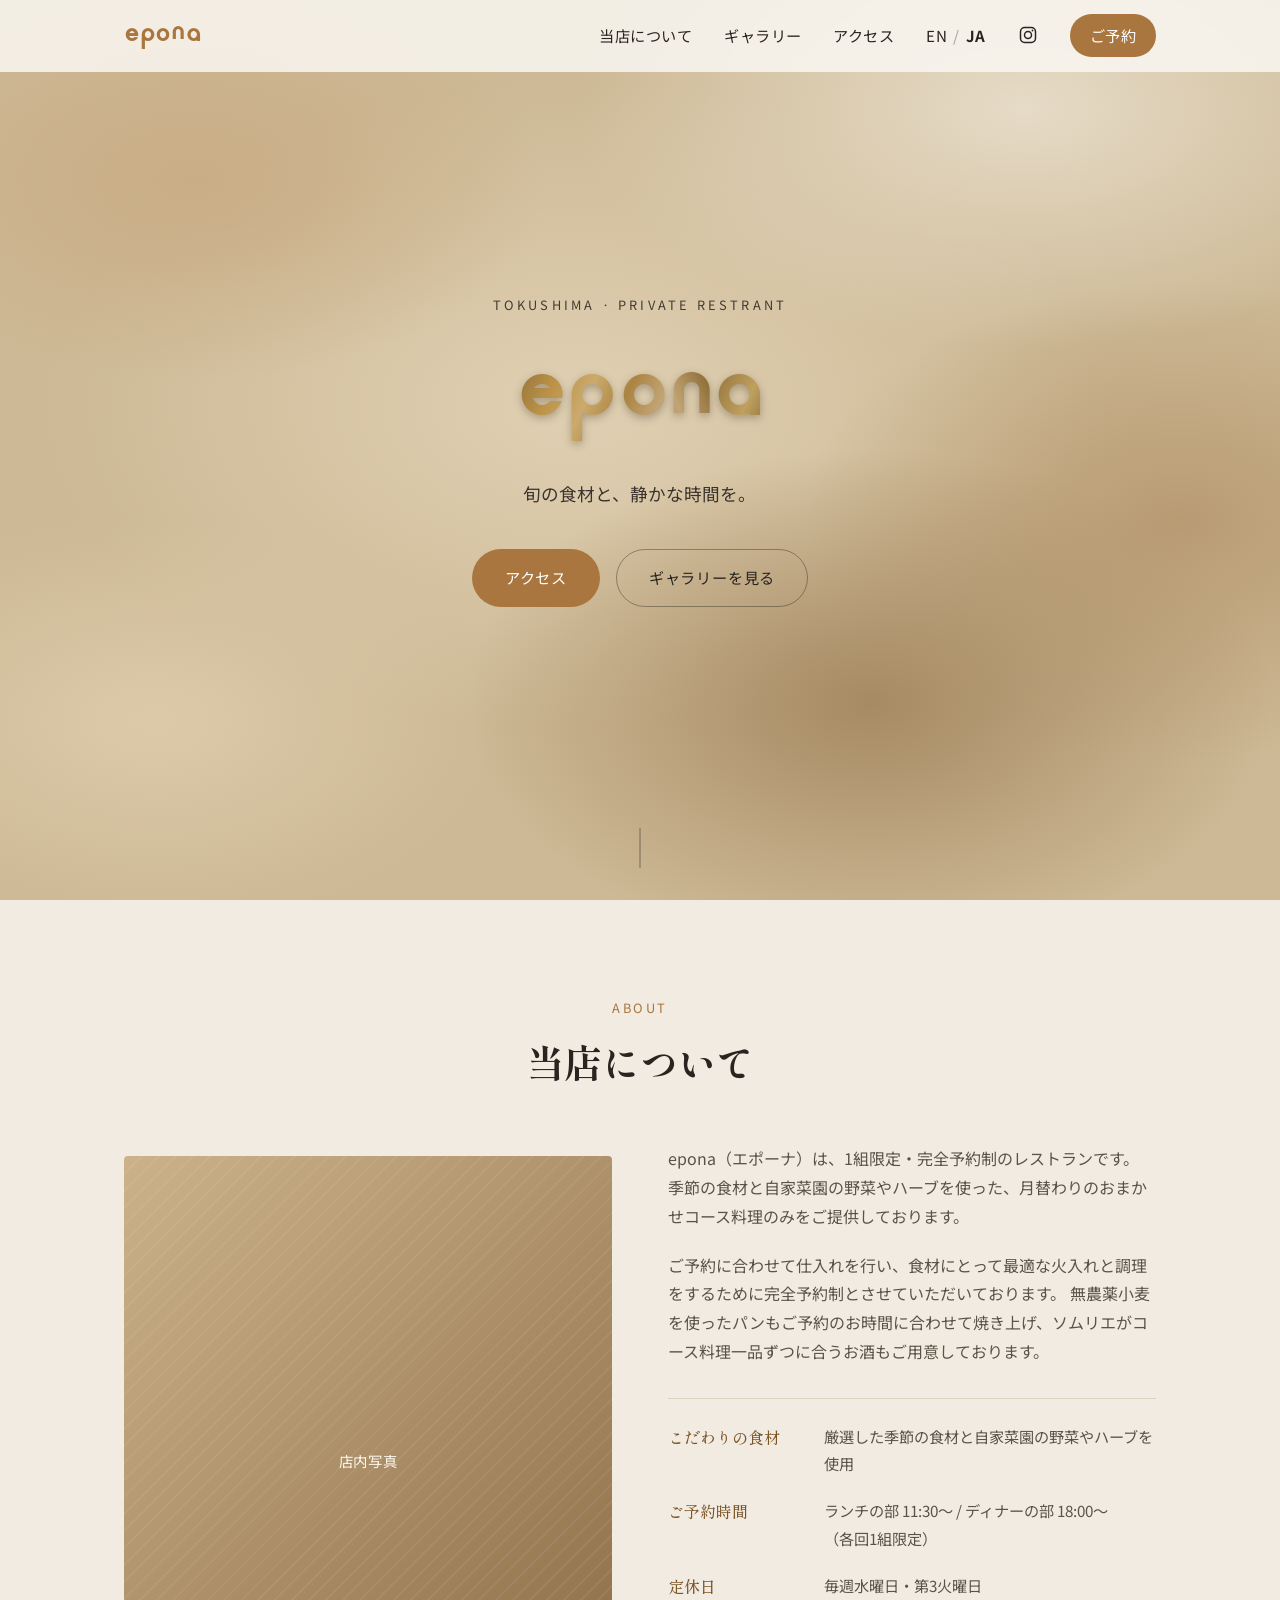
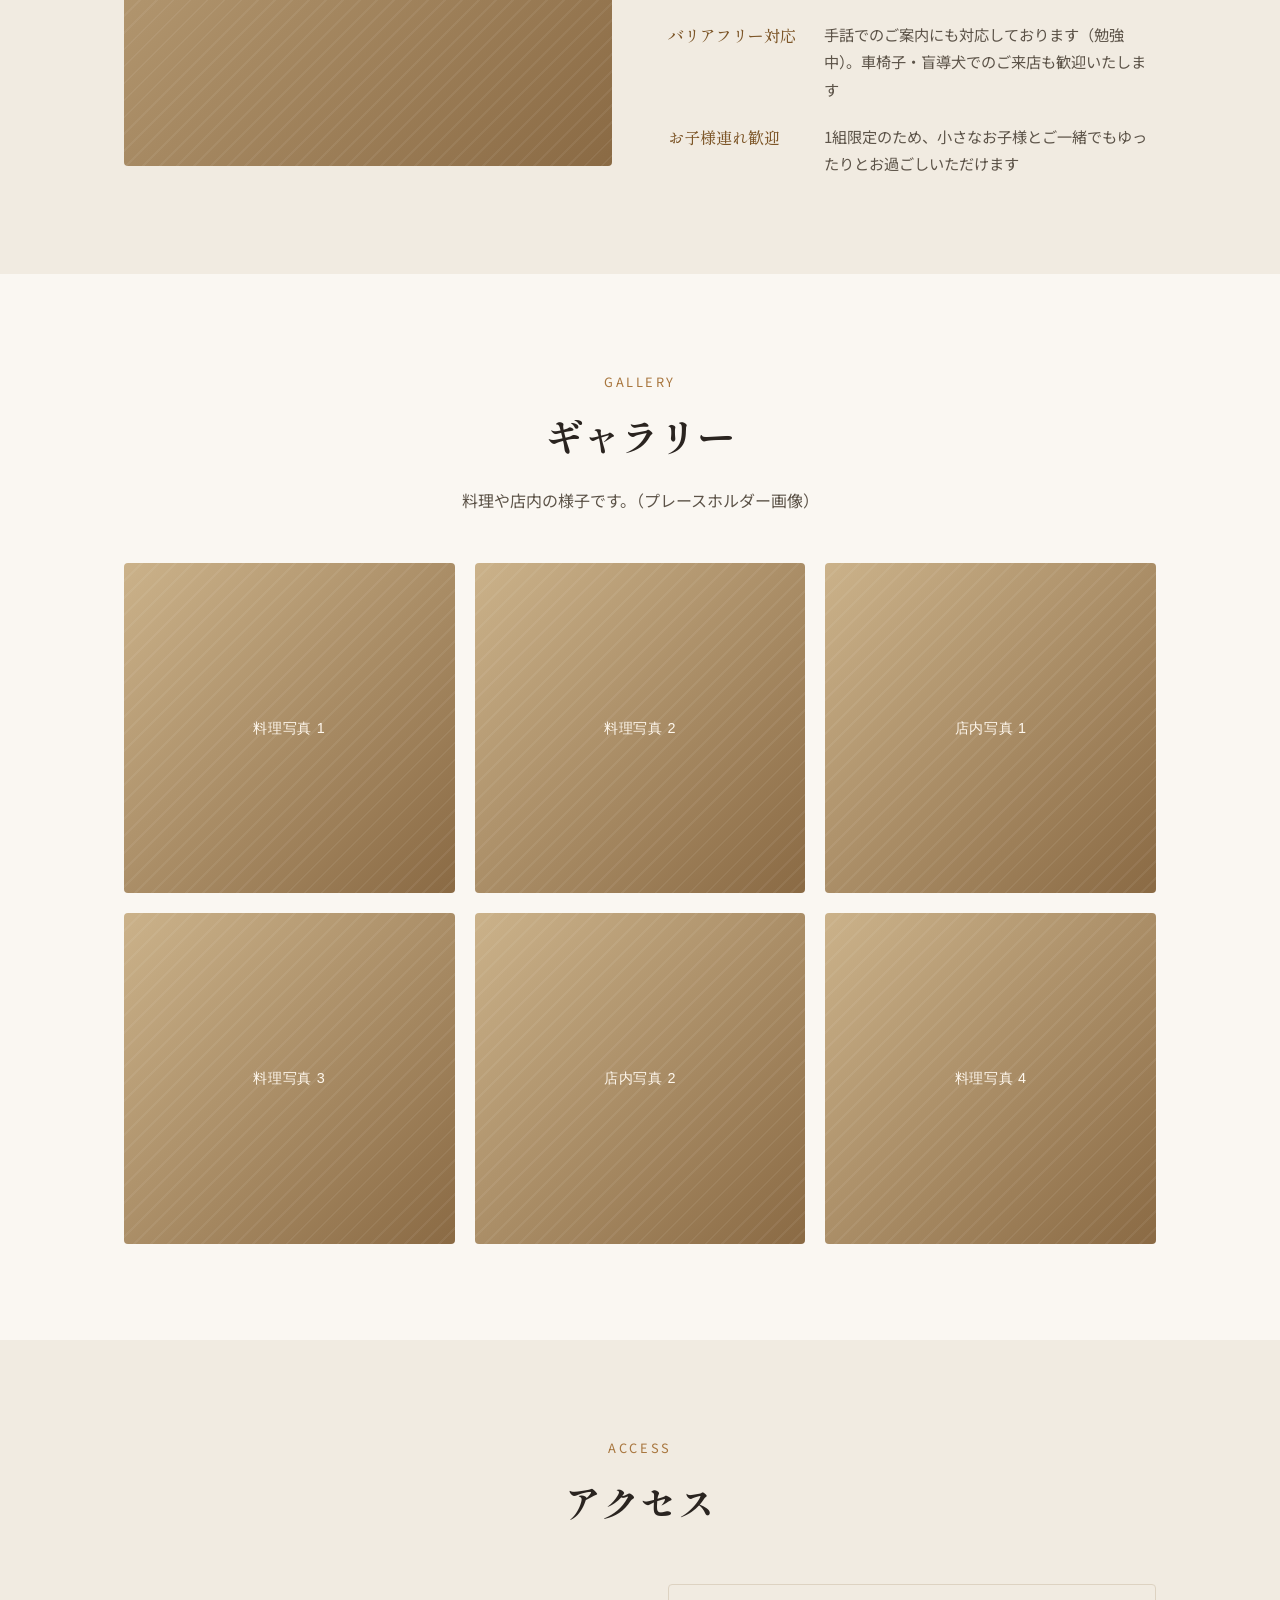
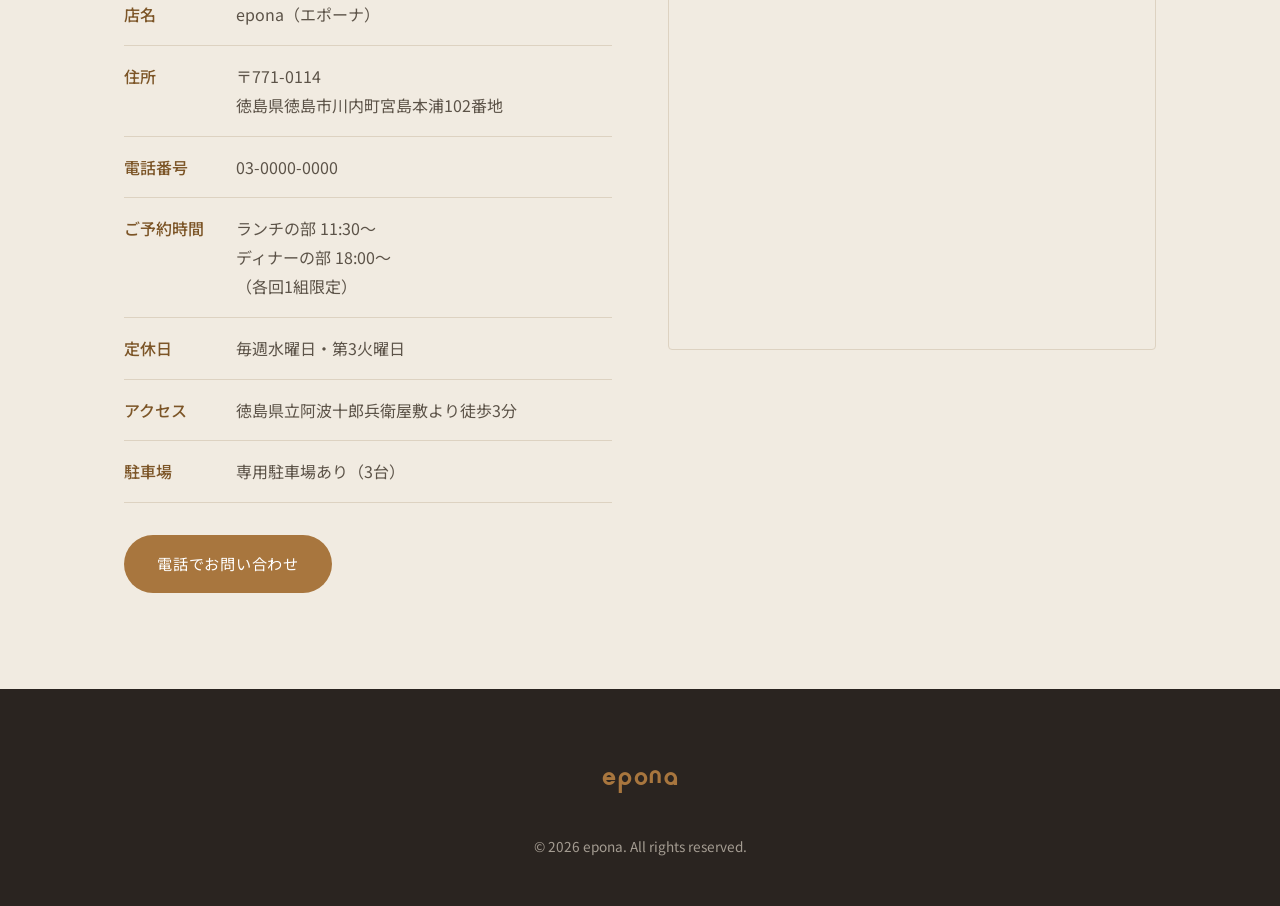
<file: index.html>
<!DOCTYPE html>
<html lang="ja">
<head>
<meta charset="UTF-8">
<meta name="viewport" content="width=device-width, initial-scale=1.0">
<title>epona | レストラン</title>
<meta name="description" content="epona（エポーナ）の公式ページ。こだわりの料理と落ち着いた空間をご紹介します。">
<link rel="preconnect" href="https://fonts.googleapis.com">
<link rel="preconnect" href="https://fonts.gstatic.com" crossorigin>
<link href="https://fonts.googleapis.com/css2?family=Shippori+Mincho:wght@500;700&family=Noto+Sans+JP:wght@300;400;500;700&display=swap" rel="stylesheet">
<link rel="stylesheet" href="css/style.css">
</head>
<body>

<header class="header" id="header">
  <div class="header__inner container">
    <a href="#top" class="logo" aria-label="epona"><span aria-hidden="true">epo<span class="n-flip n-flip-logo">u</span>a</span></a>
    <nav class="nav" id="nav">
      <a href="#about" class="nav__link">当店について</a>
      <a href="#gallery" class="nav__link">ギャラリー</a>
      <a href="#access" class="nav__link">アクセス</a>
      <div class="nav__lang">
        <a href="/en/" class="nav__lang-item">EN</a>
        <span class="nav__lang-sep" aria-hidden="true">/</span>
        <a href="/" class="nav__lang-item is-current" aria-current="page">JA</a>
      </div>
      <a href="https://www.instagram.com/epona884/" class="nav__social" target="_blank" rel="noopener" aria-label="Instagram">
        <svg viewBox="0 0 24 24" width="20" height="20" fill="none" stroke="currentColor" stroke-width="1.8" aria-hidden="true">
          <rect x="3" y="3" width="18" height="18" rx="5"/>
          <circle cx="12" cy="12" r="4.2"/>
          <circle cx="17.4" cy="6.6" r="1.1" fill="currentColor" stroke="none"/>
        </svg>
      </a>
      <a href="tel:0300000000" class="nav__link nav__link--cta">ご予約</a>
    </nav>
    <button class="hamburger" id="hamburger" aria-label="メニューを開く" aria-expanded="false">
      <span></span><span></span><span></span>
    </button>
  </div>
</header>

<main>

  <!-- ===== Hero ===== -->
  <section class="hero" id="top">
    <div class="hero__bg" aria-hidden="true"></div>
    <div class="hero__content">
      <p class="hero__eyebrow">TOKUSHIMA · PRIVATE RESTRANT</p>
      <h1 class="hero__title" aria-label="epona"><span aria-hidden="true" class="gold-text">epo<span class="n-flip">u</span>a</span></h1>
      <p class="hero__lead">旬の食材と、静かな時間を。</p>
      <div class="hero__actions">
        <a href="#access" class="btn btn--primary">アクセス</a>
        <a href="#gallery" class="btn btn--outline">ギャラリーを見る</a>
      </div>
    </div>
    <a href="#about" class="scroll-cue" aria-label="下にスクロール">
      <span></span>
    </a>
  </section>

  <!-- ===== 当店について ===== -->
  <section class="section about" id="about">
    <div class="container">
      <p class="section__eyebrow">ABOUT</p>
      <h2 class="section__title">当店について</h2>

      <div class="about__grid">
        <div class="about__image placeholder-img" aria-hidden="true">
          <span>店内写真</span>
        </div>
        <div class="about__text">
          <p>
            epona（エポーナ）は、1組限定・完全予約制のレストランです。
            季節の食材と自家菜園の野菜やハーブを使った、月替わりのおまかせコース料理のみをご提供しております。
          </p>
          <p>
            ご予約に合わせて仕入れを行い、食材にとって最適な火入れと調理をするために完全予約制とさせていただいております。
            <!--契約農家の-->無農薬小麦を使ったパンもご予約のお時間に合わせて焼き上げ、ソムリエがコース料理一品ずつに合うお酒もご用意しております。
          </p>

          <ul class="about__features">
            <li>
              <strong>こだわりの食材</strong>
              <span>厳選した季節の食材と自家菜園の野菜やハーブを使用</span>
            </li>
            <!--
            <li>
              <strong>シェフ紹介</strong>
              <span>フランス修業を経たシェフによる、一皿ごとのおまかせコース</span>
            </li>
          -->
            <li>
              <strong>ご予約時間</strong>
              <span>ランチの部 11:30〜 / ディナーの部 18:00〜<br>（各回1組限定）</span>
            </li>
            <li>
              <strong>定休日</strong>
              <span>毎週水曜日・第3火曜日</span>
            </li>
            <li>
              <strong>バリアフリー対応</strong>
              <span>手話でのご案内にも対応しております（勉強中）。車椅子・盲導犬でのご来店も歓迎いたします</span>
            </li>
            <li>
              <strong>お子様連れ歓迎</strong>
              <span>1組限定のため、小さなお子様とご一緒でもゆったりとお過ごしいただけます</span>
            </li>
          </ul>
        </div>
      </div>
    </div>
  </section>

  <!-- ===== ギャラリー ===== -->
  <section class="section gallery" id="gallery">
    <div class="container">
      <p class="section__eyebrow">GALLERY</p>
      <h2 class="section__title">ギャラリー</h2>
      <p class="section__lead">料理や店内の様子です。（プレースホルダー画像）</p>

      <div class="gallery__grid">
        <button class="gallery__item placeholder-img" data-caption="料理写真 1"><span>料理写真 1</span></button>
        <button class="gallery__item placeholder-img" data-caption="料理写真 2"><span>料理写真 2</span></button>
        <button class="gallery__item placeholder-img" data-caption="店内写真 1"><span>店内写真 1</span></button>
        <button class="gallery__item placeholder-img" data-caption="料理写真 3"><span>料理写真 3</span></button>
        <button class="gallery__item placeholder-img" data-caption="店内写真 2"><span>店内写真 2</span></button>
        <button class="gallery__item placeholder-img" data-caption="料理写真 4"><span>料理写真 4</span></button>
      </div>
    </div>

    <div class="lightbox" id="lightbox">
      <button class="lightbox__close" id="lightboxClose" aria-label="閉じる">&times;</button>
      <div class="lightbox__content placeholder-img">
        <span id="lightboxCaption">料理写真</span>
      </div>
    </div>
  </section>

  <!-- ===== アクセス ===== -->
  <section class="section access" id="access">
    <div class="container">
      <p class="section__eyebrow">ACCESS</p>
      <h2 class="section__title">アクセス</h2>

      <div class="access__grid">
        <div class="access__info">
          <dl>
            <div class="access__row">
              <dt>店名</dt>
              <dd>epona（エポーナ）</dd>
            </div>
            <div class="access__row">
              <dt>住所</dt>
              <dd>〒771-0114<br>徳島県徳島市川内町宮島本浦102番地</dd>
            </div>
            <div class="access__row">
              <dt>電話番号</dt>
              <dd><a href="tel:0300000000">03-0000-0000</a></dd>
            </div>
            <div class="access__row">
              <dt>ご予約時間</dt>
              <dd>ランチの部 11:30〜<br>ディナーの部 18:00〜<br>（各回1組限定）</dd>
            </div>
            <div class="access__row">
              <dt>定休日</dt>
              <dd>毎週水曜日・第3火曜日</dd>
            </div>
            <div class="access__row">
              <dt>アクセス</dt>
              <dd>徳島県立阿波十郎兵衛屋敷より徒歩3分</dd>
            </div>
            <div class="access__row">
              <dt>駐車場</dt>
              <dd>専用駐車場あり（3台）</dd>
            </div>
          </dl>
          <a href="tel:0300000000" class="btn btn--primary access__call">電話でお問い合わせ</a>
        </div>

        <div class="access__map">
          
          <iframe
            title="店舗地図"
            src="https://www.google.com/maps/embed?pb=!1m18!1m12!1m3!1d2320.4247591915528!2d134.5841079544287!3d34.090194515625896!2m3!1f0!2f0!3f0!3m2!1i1024!2i768!4f13.1!3m3!1m2!1s0x35536db5ff1058d5%3A0xec5d7f01f79faf17!2z44CSNzcxLTAxMTQg5b6z5bO255yM5b6z5bO25biC5bed5YaF55S65a6u5bO25pys5rWm77yR77yQ77yS!5e0!3m2!1sja!2sjp!4v1790388606325!5m2!1sja!2sjp"
            width="100%"
            height="100%"
            style="border:0;"
            allowfullscreen=""
            loading="lazy"
            referrerpolicy="no-referrer-when-downgrade">
          </iframe>
        </div>
      </div>
    </div>
  </section>

</main>

<footer class="footer">
  <div class="container footer__inner">
    <p class="logo logo--footer" aria-label="epona"><span aria-hidden="true">epo<span class="n-flip n-flip-logo">u</span>a</span></p>
    <p class="footer__copy">&copy; 2026 epona. All rights reserved.</p>
  </div>
</footer>

<script src="js/script.js"></script>
</body>
</html>
</file>
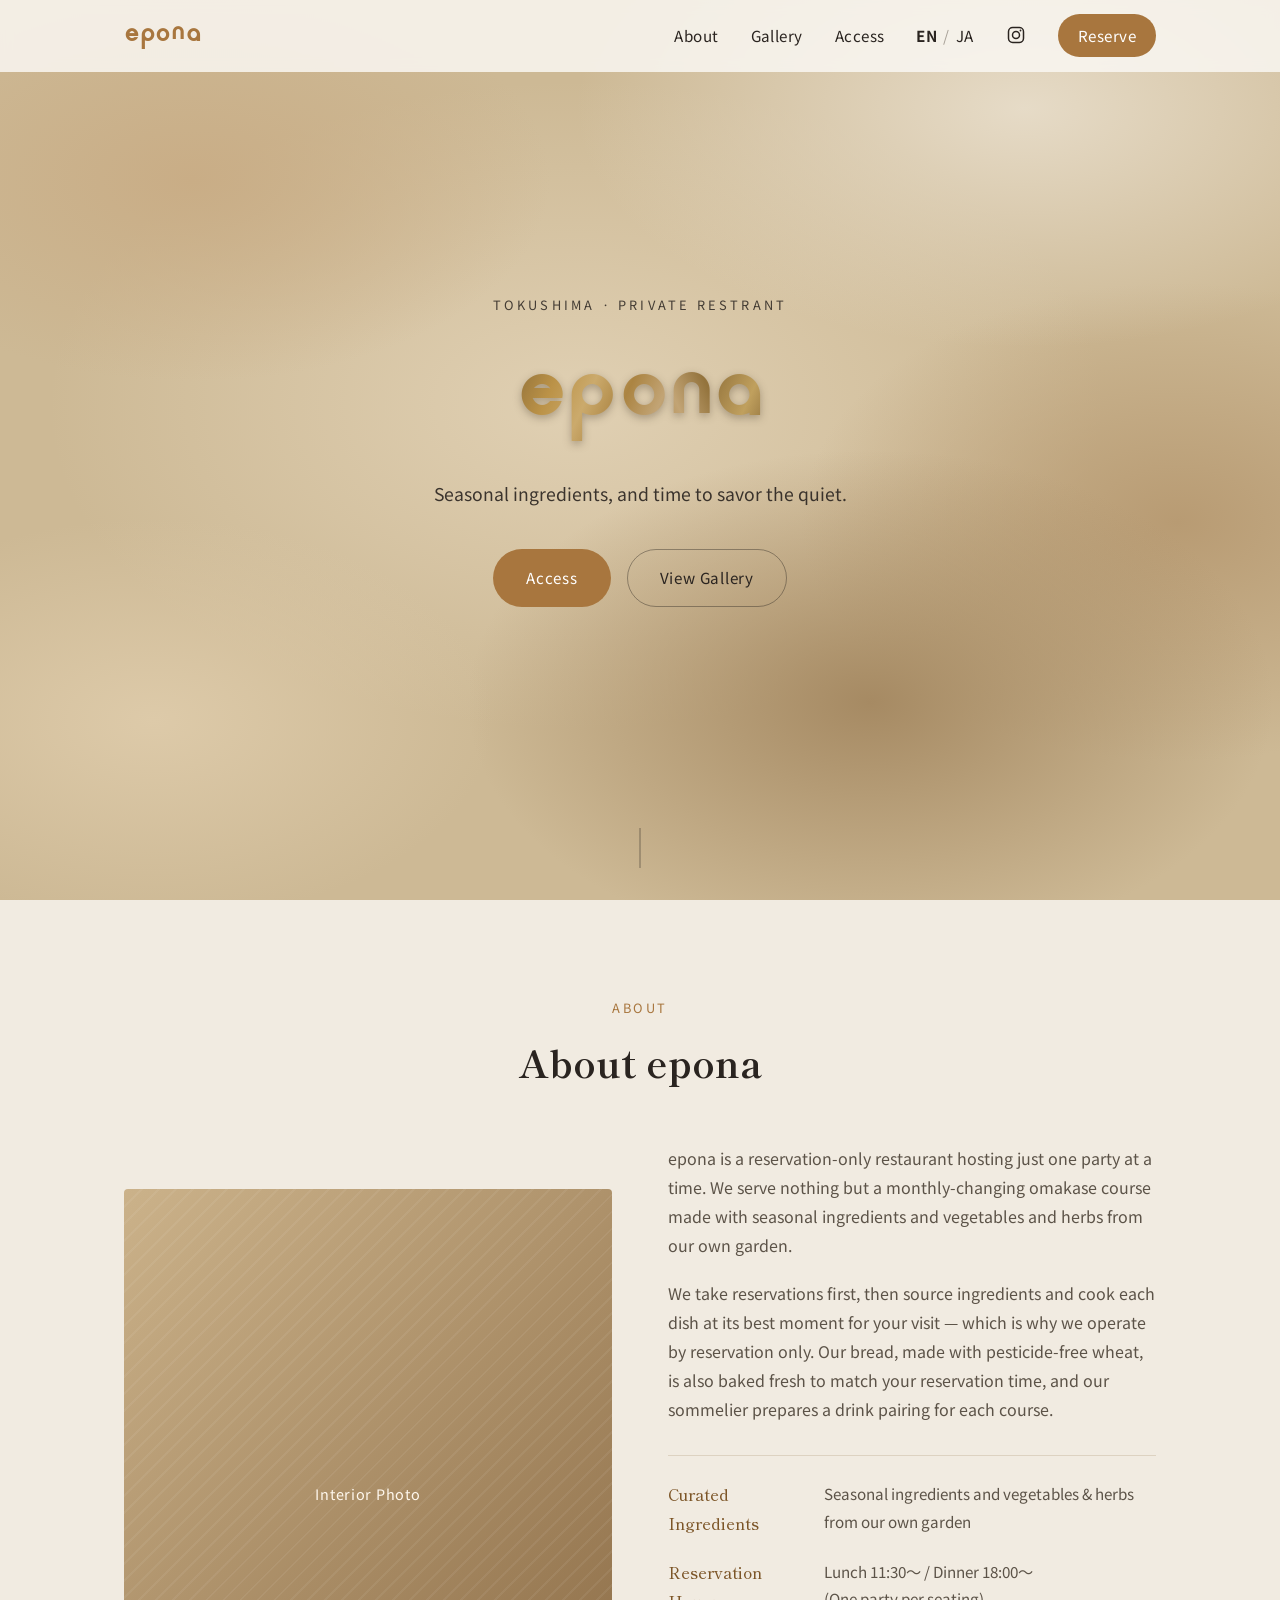
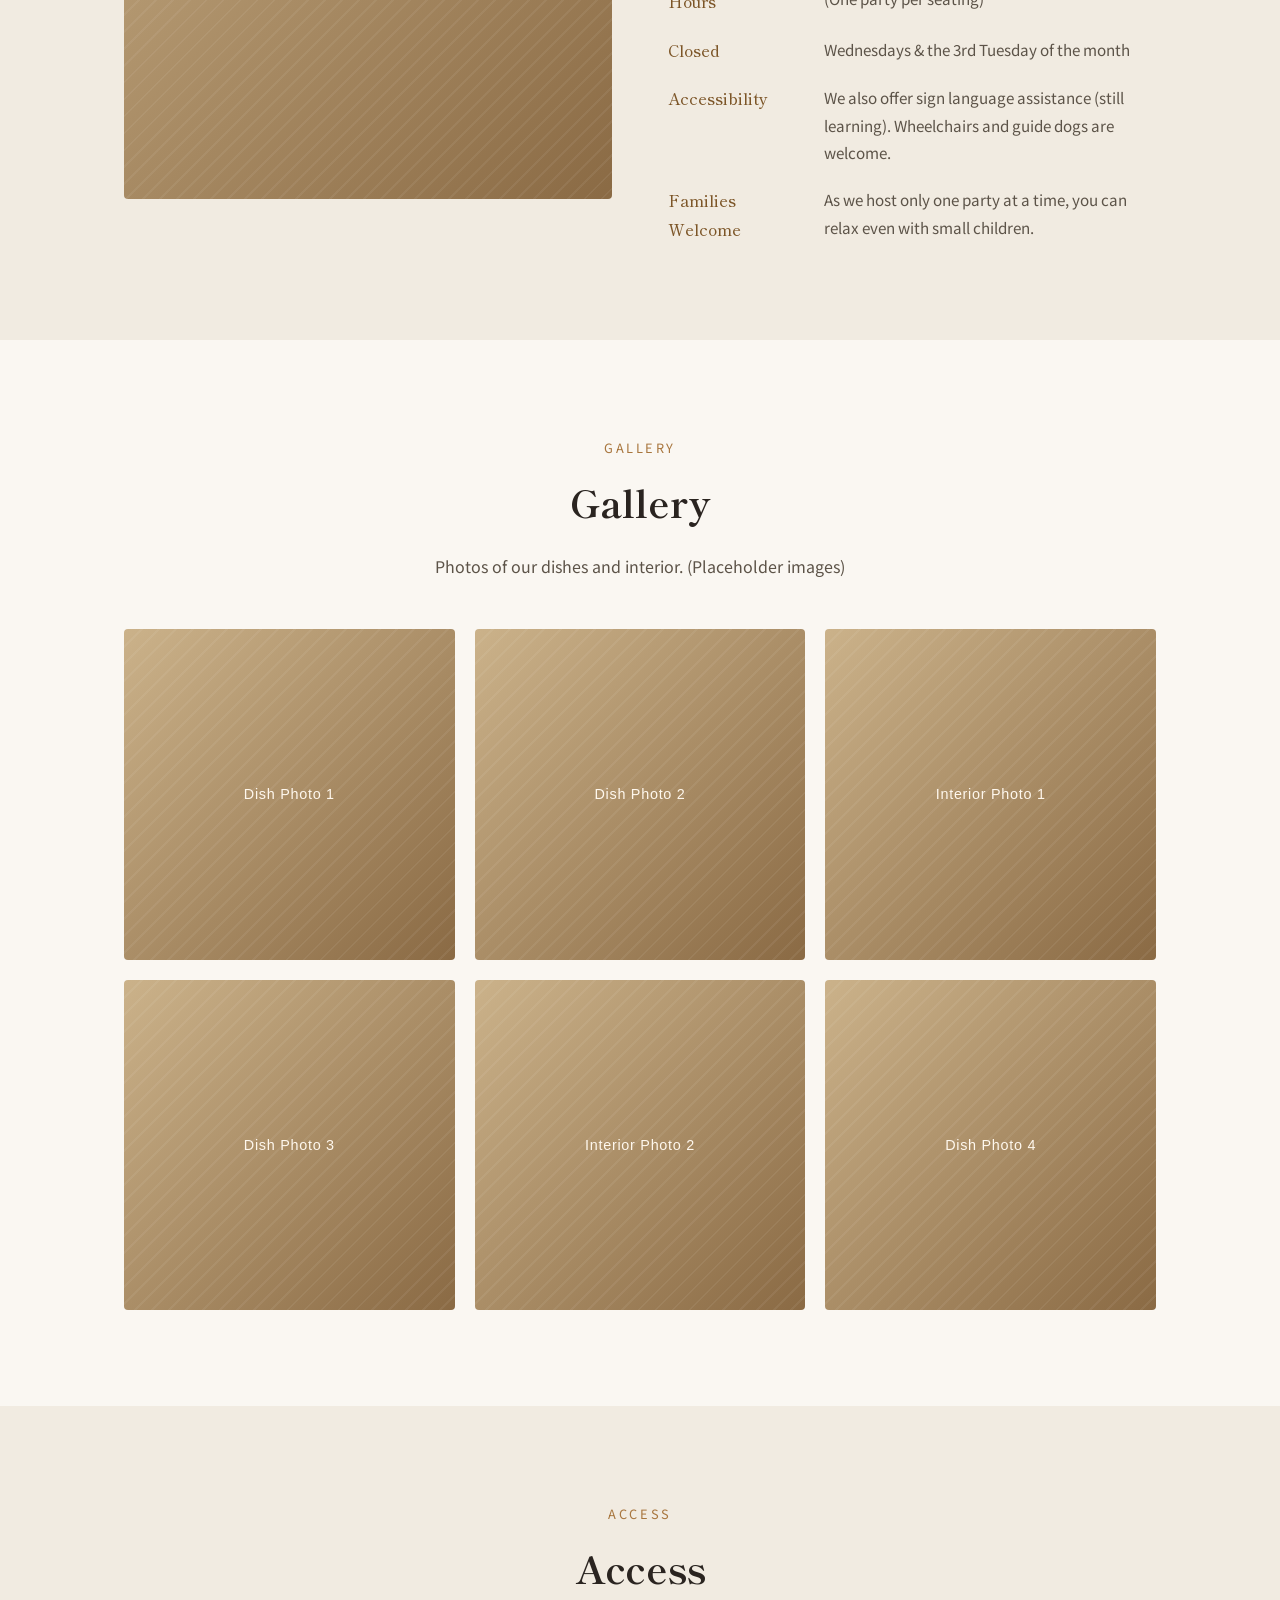
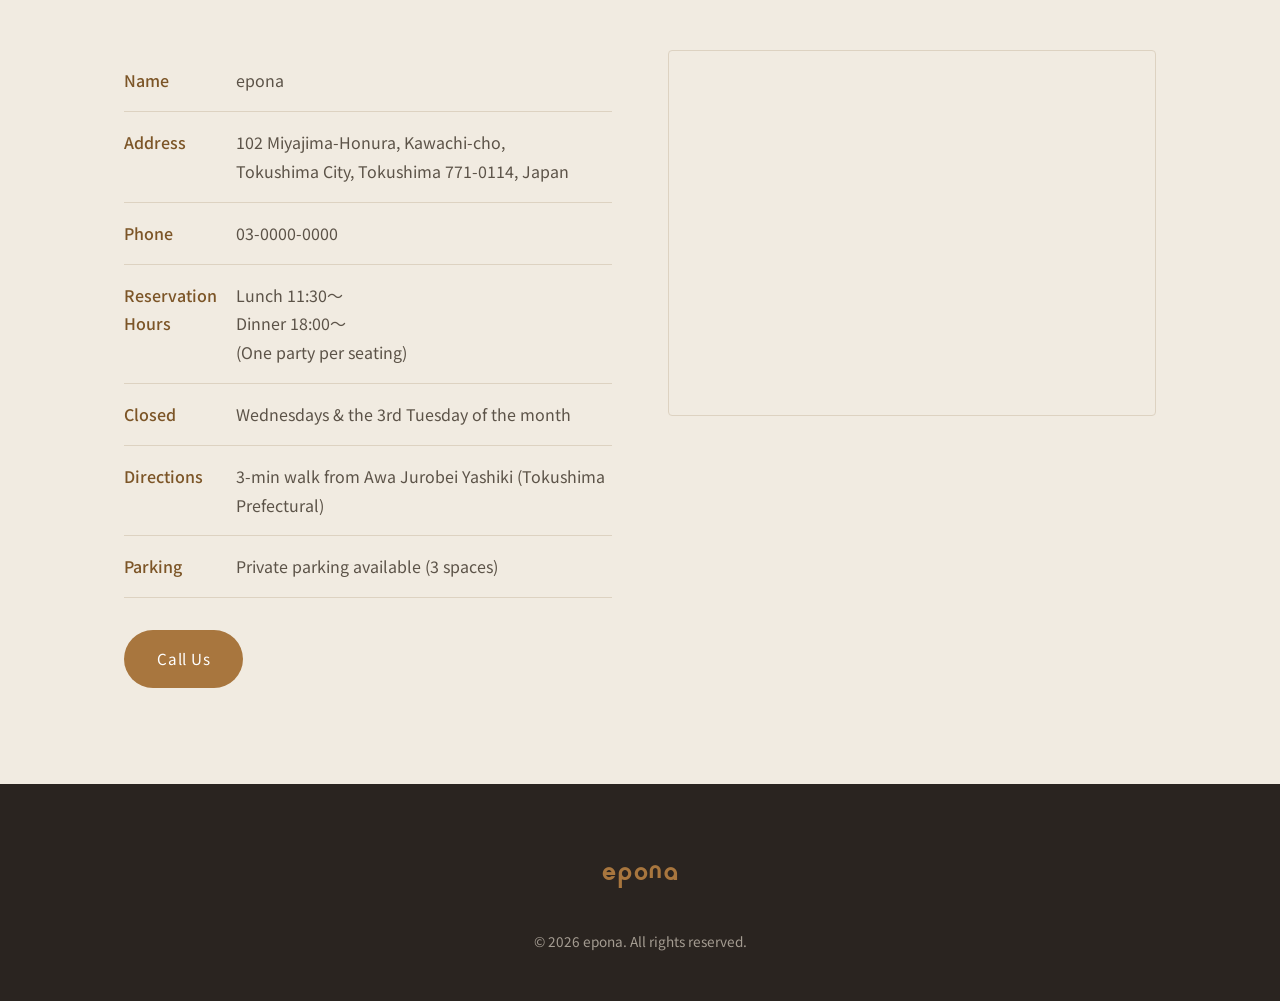
<file: en/index.html>
<!-- This file is auto-generated from template.html + i18n/*.json.
     Edit those source files and run `python3 build.py` to regenerate. -->
<!DOCTYPE html>
<html lang="en">
<head>
<meta charset="UTF-8">
<meta name="viewport" content="width=device-width, initial-scale=1.0">
<title>epona | Restaurant</title>
<meta name="description" content="Official website of epona — a reservation-only restaurant offering carefully crafted seasonal dishes in a calm, intimate space in Tokushima.">
<link rel="preconnect" href="https://fonts.googleapis.com">
<link rel="preconnect" href="https://fonts.gstatic.com" crossorigin>
<link href="https://fonts.googleapis.com/css2?family=Shippori+Mincho:wght@500;700&family=Noto+Sans+JP:wght@300;400;500;700&display=swap" rel="stylesheet">
<link rel="stylesheet" href="../css/style.css">
</head>
<body>

<header class="header" id="header">
  <div class="header__inner container">
    <a href="#top" class="logo" aria-label="epona"><span aria-hidden="true">epo<span class="n-flip n-flip-logo">u</span>a</span></a>
    <nav class="nav" id="nav">
      <a href="#about" class="nav__link">About</a>
      <a href="#gallery" class="nav__link">Gallery</a>
      <a href="#access" class="nav__link">Access</a>
      <div class="nav__lang">
        <a href="/en/" class="nav__lang-item is-current" aria-current="page">EN</a>
        <span class="nav__lang-sep" aria-hidden="true">/</span>
        <a href="/" class="nav__lang-item">JA</a>
      </div>
      <a href="https://www.instagram.com/epona884/" class="nav__social" target="_blank" rel="noopener" aria-label="Instagram">
        <svg viewBox="0 0 24 24" width="20" height="20" fill="none" stroke="currentColor" stroke-width="1.8" aria-hidden="true">
          <rect x="3" y="3" width="18" height="18" rx="5"/>
          <circle cx="12" cy="12" r="4.2"/>
          <circle cx="17.4" cy="6.6" r="1.1" fill="currentColor" stroke="none"/>
        </svg>
      </a>
      <a href="tel:0300000000" class="nav__link nav__link--cta">Reserve</a>
    </nav>
    <button class="hamburger" id="hamburger" aria-label="Open menu" aria-expanded="false">
      <span></span><span></span><span></span>
    </button>
  </div>
</header>

<main>

  <!-- ===== Hero ===== -->
  <section class="hero" id="top">
    <div class="hero__bg" aria-hidden="true"></div>
    <div class="hero__content">
      <p class="hero__eyebrow">TOKUSHIMA · PRIVATE RESTRANT</p>
      <h1 class="hero__title" aria-label="epona"><span aria-hidden="true" class="gold-text">epo<span class="n-flip">u</span>a</span></h1>
      <p class="hero__lead">Seasonal ingredients, and time to savor the quiet.</p>
      <div class="hero__actions">
        <a href="#access" class="btn btn--primary">Access</a>
        <a href="#gallery" class="btn btn--outline">View Gallery</a>
      </div>
    </div>
    <a href="#about" class="scroll-cue" aria-label="Scroll down">
      <span></span>
    </a>
  </section>

  <!-- ===== About ===== -->
  <section class="section about" id="about">
    <div class="container">
      <p class="section__eyebrow">ABOUT</p>
      <h2 class="section__title">About epona</h2>

      <div class="about__grid">
        <div class="about__image placeholder-img" aria-hidden="true">
          <span>Interior Photo</span>
        </div>
        <div class="about__text">
          <p>
            epona is a reservation-only restaurant hosting just one party at a time. We serve nothing but a monthly-changing omakase course made with seasonal ingredients and vegetables and herbs from our own garden.
          </p>
          <p>
            We take reservations first, then source ingredients and cook each dish at its best moment for your visit — which is why we operate by reservation only. Our bread, made with pesticide-free wheat, is also baked fresh to match your reservation time, and our sommelier prepares a drink pairing for each course.
          </p>

          <ul class="about__features">
            <li>
              <strong>Curated Ingredients</strong>
              <span>Seasonal ingredients and vegetables &amp; herbs from our own garden</span>
            </li>
            <!--
            <li>
              <strong>シェフ紹介</strong>
              <span>フランス修業を経たシェフによる、一皿ごとのおまかせコース</span>
            </li>
          -->
            <li>
              <strong>Reservation Hours</strong>
              <span>Lunch 11:30〜 / Dinner 18:00〜<br>(One party per seating)</span>
            </li>
            <li>
              <strong>Closed</strong>
              <span>Wednesdays &amp; the 3rd Tuesday of the month</span>
            </li>
            <li>
              <strong>Accessibility</strong>
              <span>We also offer sign language assistance (still learning). Wheelchairs and guide dogs are welcome.</span>
            </li>
            <li>
              <strong>Families Welcome</strong>
              <span>As we host only one party at a time, you can relax even with small children.</span>
            </li>
          </ul>
        </div>
      </div>
    </div>
  </section>

  <!-- ===== Gallery ===== -->
  <section class="section gallery" id="gallery">
    <div class="container">
      <p class="section__eyebrow">GALLERY</p>
      <h2 class="section__title">Gallery</h2>
      <p class="section__lead">Photos of our dishes and interior. (Placeholder images)</p>

      <div class="gallery__grid">
        <button class="gallery__item placeholder-img" data-caption="Dish Photo 1"><span>Dish Photo 1</span></button>
        <button class="gallery__item placeholder-img" data-caption="Dish Photo 2"><span>Dish Photo 2</span></button>
        <button class="gallery__item placeholder-img" data-caption="Interior Photo 1"><span>Interior Photo 1</span></button>
        <button class="gallery__item placeholder-img" data-caption="Dish Photo 3"><span>Dish Photo 3</span></button>
        <button class="gallery__item placeholder-img" data-caption="Interior Photo 2"><span>Interior Photo 2</span></button>
        <button class="gallery__item placeholder-img" data-caption="Dish Photo 4"><span>Dish Photo 4</span></button>
      </div>
    </div>

    <div class="lightbox" id="lightbox">
      <button class="lightbox__close" id="lightboxClose" aria-label="Close">&times;</button>
      <div class="lightbox__content placeholder-img">
        <span id="lightboxCaption">Dish Photo</span>
      </div>
    </div>
  </section>

  <!-- ===== Access ===== -->
  <section class="section access" id="access">
    <div class="container">
      <p class="section__eyebrow">ACCESS</p>
      <h2 class="section__title">Access</h2>

      <div class="access__grid">
        <div class="access__info">
          <dl>
            <div class="access__row">
              <dt>Name</dt>
              <dd>epona</dd>
            </div>
            <div class="access__row">
              <dt>Address</dt>
              <dd>102 Miyajima-Honura, Kawachi-cho,<br>Tokushima City, Tokushima 771-0114, Japan</dd>
            </div>
            <div class="access__row">
              <dt>Phone</dt>
              <dd><a href="tel:0300000000">03-0000-0000</a></dd>
            </div>
            <div class="access__row">
              <dt>Reservation Hours</dt>
              <dd>Lunch 11:30〜<br>Dinner 18:00〜<br>(One party per seating)</dd>
            </div>
            <div class="access__row">
              <dt>Closed</dt>
              <dd>Wednesdays &amp; the 3rd Tuesday of the month</dd>
            </div>
            <div class="access__row">
              <dt>Directions</dt>
              <dd>3-min walk from Awa Jurobei Yashiki (Tokushima Prefectural)</dd>
            </div>
            <div class="access__row">
              <dt>Parking</dt>
              <dd>Private parking available (3 spaces)</dd>
            </div>
          </dl>
          <a href="tel:0300000000" class="btn btn--primary access__call">Call Us</a>
        </div>

        <div class="access__map">
          <iframe
            title="Store Map"
            src="https://www.google.com/maps/embed?pb=!1m18!1m12!1m3!1d2320.4247591915528!2d134.5841079544287!3d34.090194515625896!2m3!1f0!2f0!3f0!3m2!1i1024!2i768!4f13.1!3m3!1m2!1s0x35536db5ff1058d5%3A0xec5d7f01f79faf17!2z44CSNzcxLTAxMTQg5b6z5bO255yM5b6z5bO25biC5bed5YaF55S65a6u5bO25pys5rWm77yR77yQ77yS!5e0!3m2!1sen!2sus!4v1790388606325!5m2!1sen!2sus"
            width="100%"
            height="100%"
            style="border:0;"
            allowfullscreen=""
            loading="lazy"
            referrerpolicy="no-referrer-when-downgrade">
          </iframe>
        </div>
      </div>
    </div>
  </section>

</main>

<footer class="footer">
  <div class="container footer__inner">
    <p class="logo logo--footer" aria-label="epona"><span aria-hidden="true">epo<span class="n-flip n-flip-logo">u</span>a</span></p>
    <p class="footer__copy">&copy; 2026 epona. All rights reserved.</p>
  </div>
</footer>

<script src="../js/script.js"></script>
</body>
</html>
</file>
<file: css/style.css>
@font-face {
  font-family: "Aqua Grotesque";
  src: url("../fonts/aqua.ttf") format("truetype");
  font-weight: normal;
  font-style: normal;
  font-display: swap;
}

:root {
  --color-bg: #faf7f2;
  --color-bg-alt: #f1ebe1;
  --color-ink: #2a2420;
  --color-ink-soft: #5c5348;
  --color-accent: #a8763e;
  --color-accent-dark: #7c5527;
  --color-line: #ddd2c1;
  --font-serif: "Shippori Mincho", serif;
  --font-sans: "Noto Sans JP", sans-serif;
  --font-logo: "Aqua Grotesque", sans-serif;
  --header-h: 72px;
}

* {
  box-sizing: border-box;
}

html {
  scroll-behavior: smooth;
}

body {
  margin: 0;
  font-family: var(--font-sans);
  color: var(--color-ink);
  background: var(--color-bg);
  line-height: 1.8;
}

img {
  max-width: 100%;
  display: block;
}

a {
  color: inherit;
  text-decoration: none;
}

.container {
  max-width: 1080px;
  margin: 0 auto;
  padding: 0 24px;
}

/* ===== Placeholder image blocks ===== */
.placeholder-img {
  background:
    repeating-linear-gradient(135deg, rgba(255,255,255,0.06) 0 2px, transparent 2px 12px),
    linear-gradient(135deg, #cbb28a, #8a6a44);
  color: #fff8ee;
  display: flex;
  align-items: center;
  justify-content: center;
  text-align: center;
  font-size: 0.9rem;
  letter-spacing: 0.05em;
  border: none;
  cursor: default;
}

/* ===== Header ===== */
.header {
  position: fixed;
  top: 0;
  left: 0;
  right: 0;
  height: var(--header-h);
  display: flex;
  align-items: center;
  z-index: 100;
  background: rgba(250, 247, 242, 0.85);
  backdrop-filter: blur(6px);
  border-bottom: 1px solid transparent;
  transition: background 0.3s ease, border-color 0.3s ease;
}

.header__inner {
  display: flex;
  align-items: center;
  justify-content: space-between;
  width: 100%;
}

.n-flip {
  display: inline-block;
  transform: scaleY(-1) translateY(var(--n-flip-offset, 0.05em));
}

.n-flip-logo {
  --n-flip-offset: 0.085em;
}

.gold-text .n-flip {
  background-image: inherit;
  background-size: 480% 100%;
  background-position: 74% center;
  background-clip: text;
  -webkit-background-clip: text;
  -webkit-text-fill-color: transparent;
}

.logo {
  font-family: var(--font-logo);
  font-size: 1.4rem;
  font-weight: 700;
  letter-spacing: 0.03em;
  color: var(--color-ink);
}

.logo span {
  color: var(--color-accent);
}

.nav {
  display: flex;
  align-items: center;
  gap: 32px;
}

.nav__link {
  font-size: 0.95rem;
  letter-spacing: 0.03em;
  position: relative;
}

.nav__link:not(.nav__link--cta)::after {
  content: "";
  position: absolute;
  left: 0;
  bottom: -4px;
  width: 0;
  height: 1px;
  background: var(--color-accent);
  transition: width 0.25s ease;
}

.nav__link:not(.nav__link--cta):hover::after {
  width: 100%;
}

.nav__link--cta {
  background: var(--color-accent);
  color: #fff;
  padding: 8px 20px;
  border-radius: 999px;
  transition: background 0.2s ease;
}

.nav__link--cta:hover {
  background: var(--color-accent-dark);
}

.nav__social {
  position: relative;
  display: inline-flex;
  align-items: center;
  justify-content: center;
  color: var(--color-ink);
  transition: color 0.2s ease;
}

.nav__social::after {
  content: "";
  position: absolute;
  left: 0;
  bottom: -4px;
  width: 0;
  height: 1px;
  background: var(--color-accent);
  transition: width 0.25s ease;
}

.nav__social:hover {
  color: var(--color-accent);
}

.nav__social:hover::after {
  width: 100%;
}

.nav__lang {
  display: flex;
  align-items: center;
  justify-content: center;
  gap: 6px;
  font-size: 0.95rem;
  letter-spacing: 0.03em;
}

.nav__lang-sep {
  color: var(--color-ink-soft);
  opacity: 0.5;
}

.nav__lang-item {
  position: relative;
  color: inherit;
}

.nav__lang-item::after {
  content: "";
  position: absolute;
  left: 0;
  bottom: -4px;
  width: 0;
  height: 1px;
  background: var(--color-accent);
  transition: width 0.25s ease;
}

.nav__lang-item:hover::after {
  width: 100%;
}

.nav__lang-item.is-current {
  font-weight: 700;
}

.hamburger {
  display: none;
  flex-direction: column;
  justify-content: center;
  gap: 5px;
  width: 40px;
  height: 40px;
  background: none;
  border: none;
  cursor: pointer;
  padding: 0;
}

.hamburger span {
  display: block;
  height: 2px;
  background: var(--color-ink);
  border-radius: 2px;
  transition: transform 0.25s ease, opacity 0.25s ease;
}

.hamburger.is-open span:nth-child(1) {
  transform: translateY(7px) rotate(45deg);
}
.hamburger.is-open span:nth-child(2) {
  opacity: 0;
}
.hamburger.is-open span:nth-child(3) {
  transform: translateY(-7px) rotate(-45deg);
}

/* ===== Hero ===== */
.hero {
  position: relative;
  height: 100vh;
  min-height: 560px;
  display: flex;
  align-items: center;
  justify-content: center;
  text-align: center;
  overflow: hidden;
  color: var(--color-ink);
}

.hero__bg {
  position: absolute;
  inset: 0;
  background:
    radial-gradient(ellipse 40% 32% at 15% 20%, #c9ad86 0%, transparent 70%),
    radial-gradient(ellipse 50% 38% at 80% 12%, #e6dbc7 0%, transparent 70%),
    radial-gradient(ellipse 45% 40% at 68% 78%, #a68a63 0%, transparent 70%),
    radial-gradient(ellipse 38% 32% at 12% 80%, #ddcaa9 0%, transparent 70%),
    radial-gradient(ellipse 42% 38% at 92% 58%, #b89b73 0%, transparent 70%),
    radial-gradient(ellipse 55% 48% at 45% 45%, #e0d0b3 0%, transparent 75%),
    #cdb995;
  z-index: -1;
}

.hero__eyebrow {
  letter-spacing: 0.25em;
  font-size: 0.8rem;
  margin: 0 0 16px;
  opacity: 0.85;
}

.hero__title {
  font-family: var(--font-logo);
  font-size: clamp(2.6rem, 7vw, 4.5rem);
  margin: 0 0 16px;
  letter-spacing: 0.02em;
}

.gold-text {
  color: #b8860b;
  background-image: linear-gradient(
    115deg,
    #8a6b38 0%,
    #bb9247 18%,
    #cbaa6c 32%,
    #ab8442 45%,
    #c2a475 58%,
    #93733c 72%,
    #c0a05e 88%,
    #8a6b38 100%
  );
  background-clip: text;
  -webkit-background-clip: text;
  -webkit-text-fill-color: transparent;
  filter: drop-shadow(0 3px 4px rgba(40, 28, 10, 0.3));
}

.hero__lead {
  font-size: 1.1rem;
  margin: 0 0 40px;
  opacity: 0.9;
}

.hero__actions {
  display: flex;
  gap: 16px;
  justify-content: center;
  flex-wrap: wrap;
}

.btn {
  display: inline-block;
  padding: 14px 32px;
  border-radius: 999px;
  font-size: 0.95rem;
  letter-spacing: 0.05em;
  border: 1px solid transparent;
  transition: transform 0.2s ease, background 0.2s ease, color 0.2s ease;
}

.btn:hover {
  transform: translateY(-2px);
}

.btn--primary {
  background: var(--color-accent);
  color: #fff;
}

.btn--primary:hover {
  background: var(--color-accent-dark);
}

.btn--outline {
  border-color: rgba(42, 36, 32, 0.4);
  color: var(--color-ink);
}

.btn--outline:hover {
  background: rgba(42, 36, 32, 0.08);
}

.scroll-cue {
  position: absolute;
  bottom: 32px;
  left: 50%;
  transform: translateX(-50%);
}

.scroll-cue span {
  display: block;
  width: 1px;
  height: 40px;
  background: rgba(42, 36, 32, 0.5);
  animation: scrollCue 1.8s ease-in-out infinite;
}

@keyframes scrollCue {
  0% { transform: scaleY(0); transform-origin: top; opacity: 0; }
  40% { transform: scaleY(1); transform-origin: top; opacity: 1; }
  60% { transform: scaleY(1); transform-origin: bottom; opacity: 1; }
  100% { transform: scaleY(0); transform-origin: bottom; opacity: 0; }
}

/* ===== Sections ===== */
.section {
  padding: 96px 0;
}

.section:nth-of-type(even) {
  background: var(--color-bg-alt);
}

.section__eyebrow {
  color: var(--color-accent);
  letter-spacing: 0.2em;
  font-size: 0.8rem;
  margin: 0 0 8px;
  text-align: center;
}

.section__title {
  font-family: var(--font-serif);
  font-size: clamp(1.8rem, 4vw, 2.4rem);
  text-align: center;
  margin: 0 0 16px;
}

.section__lead {
  text-align: center;
  color: var(--color-ink-soft);
  margin: 0 0 48px;
}

/* ===== About ===== */
.about__grid {
  display: grid;
  grid-template-columns: 1fr 1fr;
  gap: 56px;
  align-items: center;
  margin-top: 48px;
}

.about__image {
  aspect-ratio: 4 / 5;
  border-radius: 4px;
}

.about__text p {
  color: var(--color-ink-soft);
  margin: 0 0 20px;
}

.about__features {
  list-style: none;
  margin: 32px 0 0;
  padding: 24px 0 0;
  border-top: 1px solid var(--color-line);
  display: grid;
  gap: 20px;
}

.about__features li {
  display: grid;
  grid-template-columns: 140px 1fr;
  gap: 16px;
}

.about__features strong {
  font-family: var(--font-serif);
  color: var(--color-accent-dark);
  font-weight: 500;
}

.about__features span {
  color: var(--color-ink-soft);
  font-size: 0.95rem;
}

/* ===== Gallery ===== */
.gallery__grid {
  display: grid;
  grid-template-columns: repeat(3, 1fr);
  gap: 20px;
}

.gallery__item {
  aspect-ratio: 1 / 1;
  border-radius: 4px;
  width: 100%;
  padding: 0;
  transition: transform 0.25s ease, box-shadow 0.25s ease;
}

.gallery__item:hover {
  transform: translateY(-4px);
  box-shadow: 0 12px 24px rgba(42, 36, 32, 0.15);
}

.lightbox {
  position: fixed;
  inset: 0;
  background: rgba(20, 15, 10, 0.85);
  display: none;
  align-items: center;
  justify-content: center;
  z-index: 200;
  padding: 40px;
}

.lightbox.is-open {
  display: flex;
}

.lightbox__content {
  width: min(600px, 100%);
  aspect-ratio: 4 / 3;
  border-radius: 8px;
  font-size: 1.1rem;
}

.lightbox__close {
  position: absolute;
  top: 24px;
  right: 32px;
  background: none;
  border: none;
  color: #fff8ee;
  font-size: 2.5rem;
  line-height: 1;
  cursor: pointer;
}

/* ===== Access ===== */
.access__grid {
  display: grid;
  grid-template-columns: 1fr 1fr;
  gap: 56px;
  align-items: start;
  margin-top: 48px;
}

.access__info dl {
  margin: 0;
}

.access__row {
  display: grid;
  grid-template-columns: 96px 1fr;
  gap: 16px;
  padding: 16px 0;
  border-bottom: 1px solid var(--color-line);
}

.access__row dt {
  color: var(--color-accent-dark);
  font-weight: 500;
}

.access__row dd {
  margin: 0;
  color: var(--color-ink-soft);
}

.access__call {
  margin-top: 32px;
  display: inline-block;
}

.access__map {
  aspect-ratio: 4 / 3;
  border-radius: 4px;
  overflow: hidden;
  border: 1px solid var(--color-line);
}

/* ===== Footer ===== */
.footer {
  background: var(--color-ink);
  color: #d8cfc2;
  padding: 48px 0;
}

.footer__inner {
  display: flex;
  flex-direction: column;
  align-items: center;
  gap: 12px;
  text-align: center;
}

.logo--footer {
  color: #fff8ee;
}

.footer__copy {
  font-size: 0.85rem;
  opacity: 0.7;
  margin: 0;
}

/* ===== Responsive ===== */
@media (max-width: 860px) {
  .about__grid,
  .access__grid {
    grid-template-columns: 1fr;
  }

  .gallery__grid {
    grid-template-columns: repeat(2, 1fr);
  }
}

@media (max-width: 720px) {
  .nav {
    position: fixed;
    top: var(--header-h);
    left: 0;
    right: 0;
    background: var(--color-bg);
    flex-direction: column;
    align-items: stretch;
    padding: 24px;
    gap: 20px;
    border-bottom: 1px solid var(--color-line);
    transform: translateY(-120%);
    opacity: 0;
    transition: transform 0.3s ease, opacity 0.3s ease;
  }

  .nav.is-open {
    transform: translateY(0);
    opacity: 1;
  }

  .nav__link {
    text-align: center;
  }

  .nav__social {
    justify-content: center;
  }

  .hamburger {
    display: flex;
  }

  .about__features li {
    grid-template-columns: 1fr;
    gap: 4px;
  }

  .access__row {
    grid-template-columns: 1fr;
    gap: 4px;
  }
}
</file>
